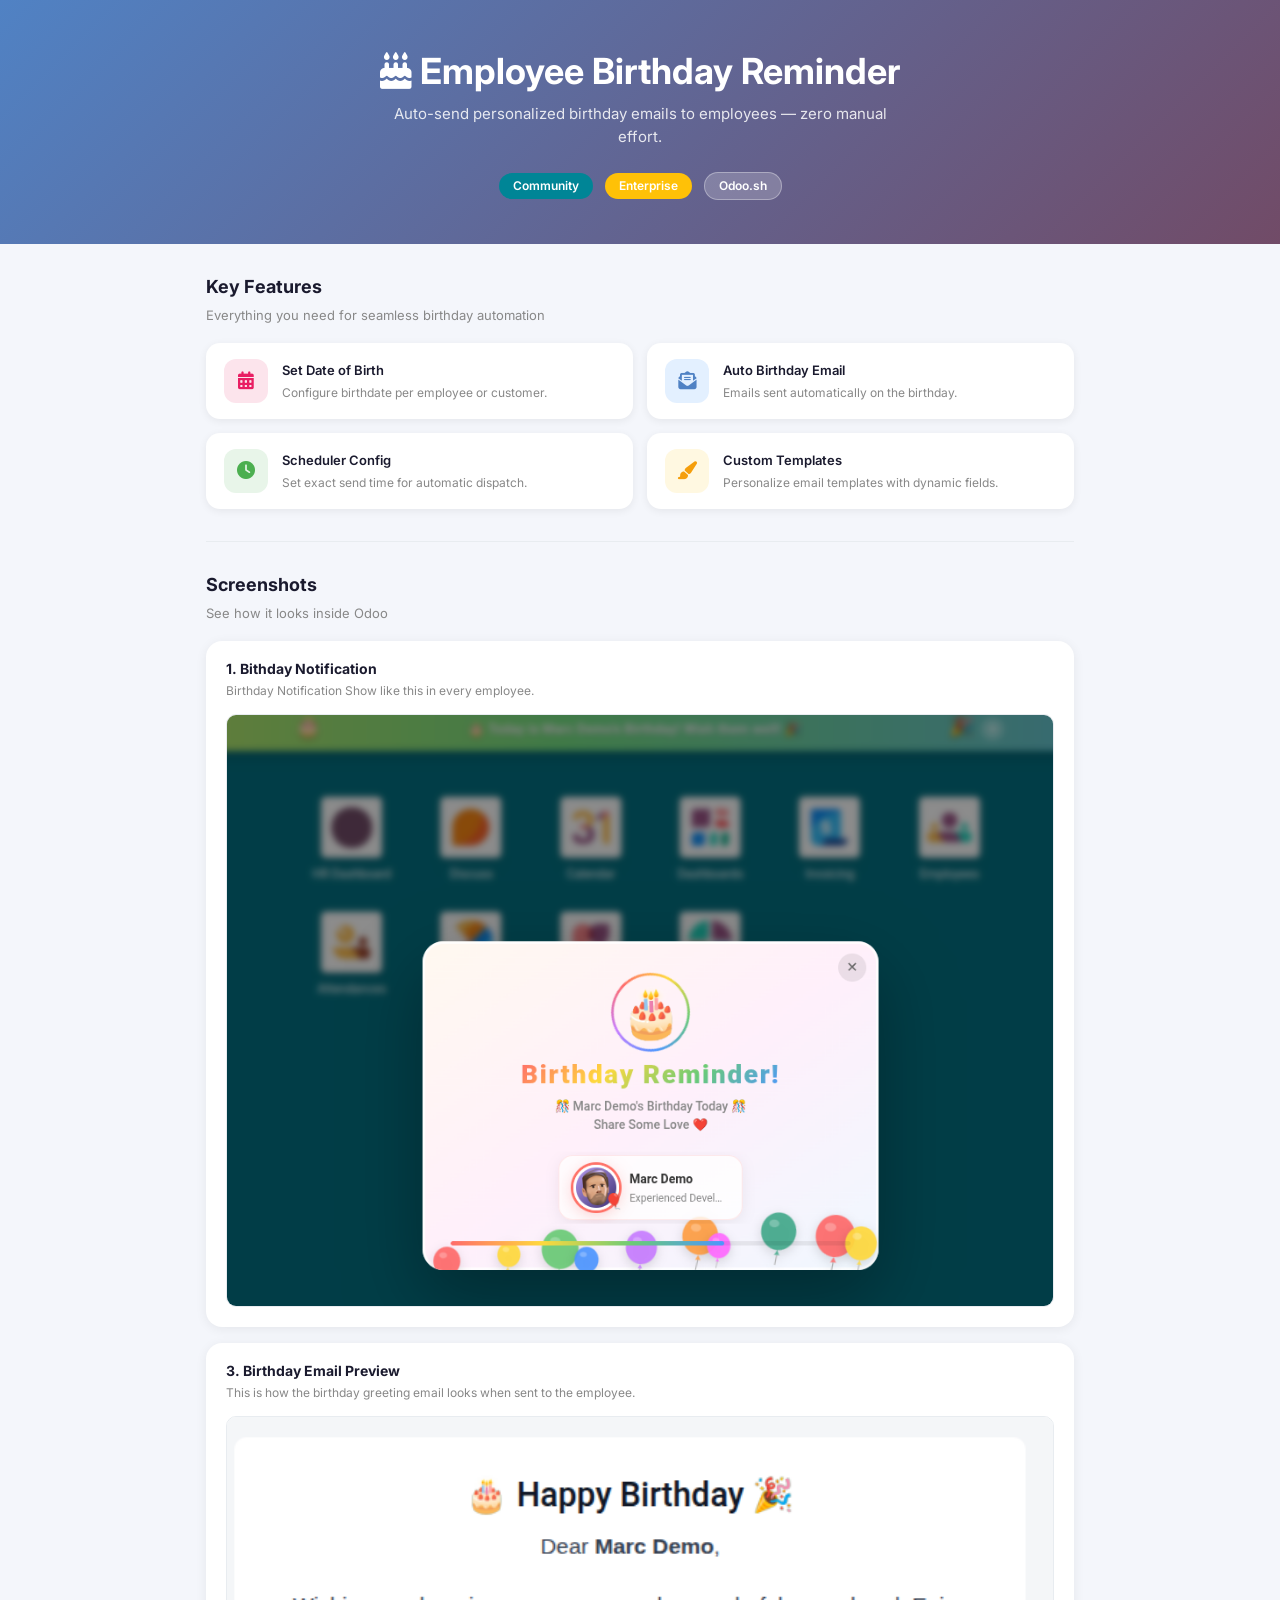
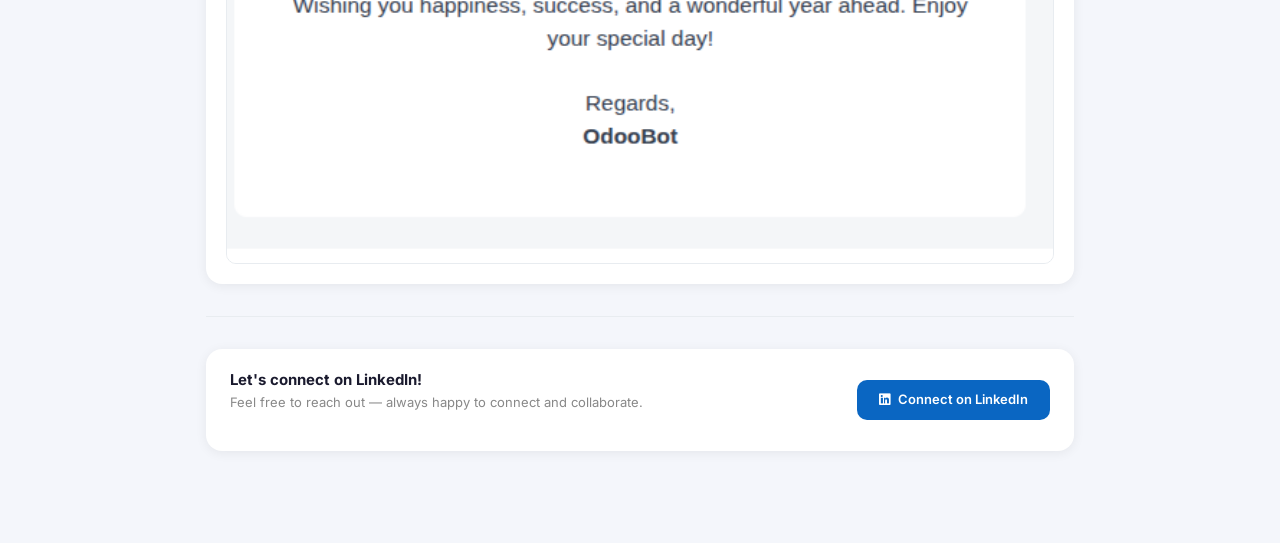
<file: static/index.html>
<!doctype html>
<html lang="en">
<head>
  <meta charset="utf-8">
  <meta name="viewport" content="width=device-width, initial-scale=1">
  <link href="https://cdn.jsdelivr.net/npm/bootstrap@5.0.2/dist/css/bootstrap.min.css" rel="stylesheet">
  <link href="https://fonts.googleapis.com/css2?family=Inter:wght@400;500;600;700&display=swap" rel="stylesheet">
  <link rel="stylesheet" href="https://cdnjs.cloudflare.com/ajax/libs/font-awesome/6.5.0/css/all.min.css">
  <script src="https://cdnjs.cloudflare.com/ajax/libs/twitter-bootstrap/5.1.1/js/bootstrap.min.js"></script>
  <title>Employee Birthday Reminder</title>
  <style>
    * { box-sizing: border-box; margin: 0; padding: 0; }
    body { font-family: 'Inter', sans-serif; background: #f4f6fb; }

    .topnav {
      background: #fff; padding: 14px 30px;
      display: flex; align-items: center; justify-content: space-between;
      border-bottom: 1px solid #e8ecf0; position: sticky; top: 0; z-index: 100;
    }
    .topnav .brand { font-size: 18px; font-weight: 700; color: #5082c4; display: flex; align-items: center; gap: 8px; }
    .topnav .brand i { color: #E91E63; }
    .topnav .nav-links a { font-size: 13px; color: #555; text-decoration: none; margin-left: 20px; }
    .topnav .nav-links a:hover { color: #5082c4; }

    .hero {
      background: linear-gradient(135deg, #5082c4 0%, #714B67 100%);
      color: #fff; padding: 50px 30px 40px; text-align: center;
    }
    .hero h1 { font-size: clamp(22px, 4vw, 36px); font-weight: 700; margin-bottom: 10px; }
    .hero p { font-size: 15px; opacity: 0.85; max-width: 520px; margin: 0 auto 20px; }
    .hero .badges span {
      display: inline-block; margin: 4px;
      padding: 4px 14px; border-radius: 20px; font-size: 12px; font-weight: 600;
    }
    .badge-community { background: #008596; color: #fff; }
    .badge-enterprise { background: #FFC107; color: #fff; }
    .badge-sh { background: #fff3; color: #fff; border: 1px solid #fff5; }

    .main { max-width: 900px; margin: 32px auto; padding: 0 16px 60px; }
    .section-head { margin-bottom: 18px; }
    .section-head h4 { font-size: 18px; font-weight: 700; color: #1a1a2e; }
    .section-head p { font-size: 13px; color: #888; margin-top: 4px; }

    .two-col { display: grid; grid-template-columns: 1fr 1fr; gap: 14px; margin-bottom: 32px; }
    @media(max-width:600px){ .two-col { grid-template-columns: 1fr; } }

    .feature-pill {
      background: #fff; border-radius: 14px; padding: 16px 18px;
      box-shadow: 0 2px 8px #0001; display: flex; align-items: center; gap: 14px;
    }
    .pill-icon {
      width: 44px; height: 44px; border-radius: 12px; flex-shrink: 0;
      display: flex; align-items: center; justify-content: center; font-size: 18px;
    }
    .pill-icon.pink  { background: #fce4ec; color: #E91E63; }
    .pill-icon.blue  { background: #e3f0ff; color: #5082c4; }
    .pill-icon.green { background: #e8f5e9; color: #4CAF50; }
    .pill-icon.amber { background: #fff8e1; color: #f59e0b; }
    .pill-title { font-size: 13px; font-weight: 600; color: #1a1a2e; }
    .pill-desc  { font-size: 12px; color: #888; margin-top: 3px; }

    /* SCREENSHOTS */
    .screenshot-card {
      background: #fff; border-radius: 16px; padding: 20px;
      box-shadow: 0 2px 12px #0001; margin-bottom: 16px;
    }
    .screenshot-card h6 { font-size: 14px; font-weight: 700; color: #1a1a2e; margin-bottom: 4px; }
    .screenshot-card .sc-desc { font-size: 12px; color: #888; margin-bottom: 14px; }
    .screenshot-card img { width: 100%; border-radius: 10px; border: 1px solid #e8ecf0; display: block; }
    .screenshot-placeholder {
      width: 100%; height: 180px; border-radius: 10px;
      border: 2px dashed #d0d7e3; background: #f8f9fc;
      display: flex; flex-direction: column; align-items: center; justify-content: center;
      color: #aaa; font-size: 13px; gap: 8px;
    }
    .screenshot-placeholder i { font-size: 28px; color: #c8d2e0; }
    .screenshot-placeholder code { font-size: 12px; background: #eef0f5; padding: 2px 6px; border-radius: 4px; color: #5082c4; }

    /* EMPLOYEE CARDS */
    .emp-grid { display: grid; grid-template-columns: 1fr; gap: 12px; }
    .emp-card {
      background: #fff; border-radius: 16px; padding: 16px;
      box-shadow: 0 2px 10px #0001; cursor: pointer;
      border: 2px solid transparent; transition: border-color 0.2s, transform 0.15s;
    }
    .emp-card:hover { transform: translateY(-2px); border-color: #5082c420; }
    .emp-card.selected { border-color: #5082c4; background: #f0f5ff; }
    .emp-top { display: flex; align-items: center; gap: 12px; margin-bottom: 12px; }
    .avatar {
      width: 44px; height: 44px; border-radius: 50%;
      display: flex; align-items: center; justify-content: center;
      font-weight: 700; font-size: 15px; flex-shrink: 0;
    }
    .av-pink   { background: #fce4ec; color: #E91E63; }
    .av-blue   { background: #e3f0ff; color: #5082c4; }
    .av-teal   { background: #e0f5ee; color: #009688; }
    .av-amber  { background: #fff8e1; color: #f59e0b; }
    .av-purple { background: #f3e5f5; color: #9c27b0; }
    .av-coral  { background: #fbe9e7; color: #ff5722; }
    .emp-name { font-weight: 600; font-size: 14px; color: #1a1a2e; }
    .emp-role { font-size: 12px; color: #888; }
    .emp-footer { display: flex; justify-content: space-between; align-items: center; }
    .emp-dept { font-size: 11px; color: #aaa; }
    .bday-chip { font-size: 11px; font-weight: 600; padding: 3px 10px; border-radius: 20px; }
    .chip-today { background: #e8f5e9; color: #2e7d32; }
    .chip-soon  { background: #fff8e1; color: #e65100; }
    .chip-later { background: #f5f5f5; color: #888; }

    /* EMAIL BOX */
    .email-box {
      background: #fff; border-radius: 16px; padding: 22px;
      box-shadow: 0 2px 12px #0001;
    }
    .email-box h5 { font-size: 15px; font-weight: 700; color: #1a1a2e; margin-bottom: 16px; display: flex; align-items: center; gap: 8px; }
    .email-box h5 i { color: #5082c4; }
    .field-row { margin-bottom: 12px; }
    .field-label { font-size: 11px; font-weight: 600; color: #999; text-transform: uppercase; letter-spacing: 0.05em; margin-bottom: 4px; }
    .field-val {
      background: #f8f9fc; border: 1px solid #e8ecf0; border-radius: 10px;
      padding: 9px 12px; font-size: 13px; color: #333; width: 100%;
    }
    textarea.field-val { resize: none; min-height: 130px; line-height: 1.6; font-family: 'Inter', sans-serif; }
    .btn-row { display: flex; gap: 8px; margin-top: 14px; flex-wrap: wrap; }
    .btn-send {
      background: #5082c4; color: #fff; border: none;
      padding: 9px 22px; border-radius: 10px; font-size: 13px; font-weight: 600;
      cursor: pointer; transition: background 0.2s;
    }
    .btn-send:hover { background: #3a6ab0; }
    .btn-outline {
      background: transparent; color: #5082c4; border: 1.5px solid #5082c4;
      padding: 9px 18px; border-radius: 10px; font-size: 13px; font-weight: 600;
      cursor: pointer;
    }
    .btn-outline:hover { background: #f0f5ff; }
    .btn-ghost {
      background: transparent; color: #aaa; border: 1.5px solid #e8ecf0;
      padding: 9px 18px; border-radius: 10px; font-size: 13px; cursor: pointer;
    }
    .btn-ghost:hover { background: #f5f5f5; }

    /* LINKEDIN */
    .linkedin-strip {
      background: #fff; border-radius: 16px; padding: 22px 24px;
      box-shadow: 0 2px 12px #0001; display: flex; align-items: center;
      justify-content: space-between; flex-wrap: wrap; gap: 14px; margin-top: 32px;
    }
    .linkedin-strip .li-text h5 { font-size: 15px; font-weight: 700; color: #1a1a2e; margin-bottom: 4px; }
    .linkedin-strip .li-text p  { font-size: 13px; color: #888; }
    .btn-linkedin {
      background: #0A66C2; color: #fff !important; border: none;
      padding: 10px 22px; border-radius: 10px; font-size: 13px; font-weight: 600;
      text-decoration: none !important; display: inline-flex; align-items: center; gap: 8px;
      transition: background 0.2s;
    }
    .btn-linkedin:hover { background: #084d92; }

    .toast-msg {
      position: fixed; bottom: 24px; left: 50%; transform: translateX(-50%);
      background: #2e7d32; color: #fff; padding: 10px 22px;
      border-radius: 20px; font-size: 13px; font-weight: 600;
      opacity: 0; pointer-events: none; transition: opacity 0.3s; z-index: 999;
    }
    .toast-msg.show { opacity: 1; }

    .divider { height: 1px; background: #e8ecf0; margin: 32px 0; }
  </style>
</head>
<body>

<!-- NAV -->
<!-- <div class="topnav">
  <div class="brand"><i class="fa fa-birthday-cake"></i> BirthdayReminder</div>
  <div class="nav-links">
    <a href="#">Dashboard</a>
    <a href="#">Employees</a>
    <a href="#">Settings</a>
  </div>
</div> -->

<!-- HERO -->
<div class="hero">
  <h1><i class="fa fa-birthday-cake me-2"></i>Employee Birthday Reminder</h1>
  <p>Auto-send personalized birthday emails to employees — zero manual effort.</p>
  <div class="badges">
    <span class="badge-community">Community</span>
    <span class="badge-enterprise">Enterprise</span>
    <span class="badge-sh">Odoo.sh</span>
  </div>
</div>

<div class="main">

  <!-- FEATURES -->
  <div class="section-head"><h4>Key Features</h4><p>Everything you need for seamless birthday automation</p></div>
  <div class="two-col">
    <div class="feature-pill">
      <div class="pill-icon pink"><i class="fa fa-calendar-alt"></i></div>
      <div><div class="pill-title">Set Date of Birth</div><div class="pill-desc">Configure birthdate per employee or customer.</div></div>
    </div>
    <div class="feature-pill">
      <div class="pill-icon blue"><i class="fa fa-envelope-open-text"></i></div>
      <div><div class="pill-title">Auto Birthday Email</div><div class="pill-desc">Emails sent automatically on the birthday.</div></div>
    </div>
    <div class="feature-pill">
      <div class="pill-icon green"><i class="fa fa-clock"></i></div>
      <div><div class="pill-title">Scheduler Config</div><div class="pill-desc">Set exact send time for automatic dispatch.</div></div>
    </div>
    <div class="feature-pill">
      <div class="pill-icon amber"><i class="fa fa-paint-brush"></i></div>
      <div><div class="pill-title">Custom Templates</div><div class="pill-desc">Personalize email templates with dynamic fields.</div></div>
    </div>
  </div>

  <div class="divider"></div>

  <!-- SCREENSHOTS -->
  <div class="section-head"><h4>Screenshots</h4><p>See how it looks inside Odoo</p></div>

  <div class="screenshot-card">
    <h6>1. Bithday Notification</h6>
    <div class="sc-desc">Birthday Notification Show like this in every employee.</div>

    <img src="birthday.png" alt="Set Date of Birth"
      onerror="this.style.display='none';this.nextElementSibling.style.display='flex';">
    <div class="screenshot-placeholder" style="display:none;">
      <i class="fa fa-image"></i>
      
    </div>
  </div>


  <div class="screenshot-card">
    <h6>3. Birthday Email Preview</h6>
    <div class="sc-desc">This is how the birthday greeting email looks when sent to the employee.</div>
    <img src="image.png" alt="Email Preview"
      onerror="this.style.display='none';this.nextElementSibling.style.display='flex';">
    <div class="screenshot-placeholder" style="display:none;">
      <i class="fa fa-image"></i>
     
    </div>
  </div>

  <div class="divider"></div>


  <!-- LINKEDIN -->
  <div class="linkedin-strip">
    <div class="li-text">
      <h5>Let's connect on LinkedIn!</h5>
      <p>Feel free to reach out — always happy to connect and collaborate.</p>
    </div>
    <!-- Replace YOUR_LINKEDIN_URL with your actual LinkedIn profile URL -->
    <a class="btn-linkedin" href="https://www.linkedin.com/in/mausam-gurung-848527232/" target="_blank">
      <i class="fab fa-linkedin"></i> Connect on LinkedIn
    </a>
  </div>

</div>

<div class="toast-msg" id="toast"></div>

<script>
const employees = [

];
const chipMap = {today:{cls:"chip-today",lbl:"🎂 Today"},soon:{cls:"chip-soon",lbl:"Soon"},later:{cls:"chip-later",lbl:""}};
let sel = null;

document.getElementById('empGrid').innerHTML = employees.map(e=>{
  const c = chipMap[e.status];
  return `<div class="emp-card" id="ec-${e.id}" onclick="pick(${e.id})">
    <div class="emp-top">
      <div class="avatar ${e.av}">${e.initials}</div>
      <div><div class="emp-name">${e.name}</div><div class="emp-role">${e.role}</div></div>
    </div>
    <div class="emp-footer">
      <span class="emp-dept">${e.dept} · ${e.bday}</span>
      <span class="bday-chip ${c.cls}">${c.lbl||e.bday}</span>
    </div>
  </div>`;
}).join('');

function pick(id){
  if(sel) document.getElementById('ec-'+sel)?.classList.remove('selected');
  sel=id;
  document.getElementById('ec-'+id)?.classList.add('selected');
  const e=employees.find(x=>x.id===id);
  document.getElementById('fTo').textContent=`${e.name} <${e.email}>`;
  document.getElementById('fSubj').textContent=`Happy Birthday, ${e.name.split(' ')[0]}! 🎂`;
  document.getElementById('fBody').value=`Hi ${e.name.split(' ')[0]},\n\nWishing you a very Happy Birthday from the entire team! 🎉\n\nThank you for your amazing contributions as our ${e.role}. We're grateful to have you in our ${e.dept} team.\n\nHope your day is filled with joy and celebration!\n\nWarm regards,\nHR Team`;
}
function sendEmail(){
  if(!sel){toast("Please select an employee first.");return;}
  toast("Email sent to "+employees.find(x=>x.id===sel).name+"! 🎉");
}
function copyMsg(){
  if(!sel){toast("Nothing to copy.");return;}
  navigator.clipboard?.writeText(document.getElementById('fBody').value);
  toast("Message copied!");
}
function clearSel(){
  if(sel) document.getElementById('ec-'+sel)?.classList.remove('selected');
  sel=null;
  document.getElementById('fTo').textContent='— select an employee —';
  document.getElementById('fSubj').textContent='—';
  document.getElementById('fBody').value='Select an employee to generate the birthday message.';
}
function toast(msg){
  const t=document.getElementById('toast');
  t.textContent=msg; t.classList.add('show');
  setTimeout(()=>t.classList.remove('show'),2500);
}
</script>
</body>
</html>
</file>
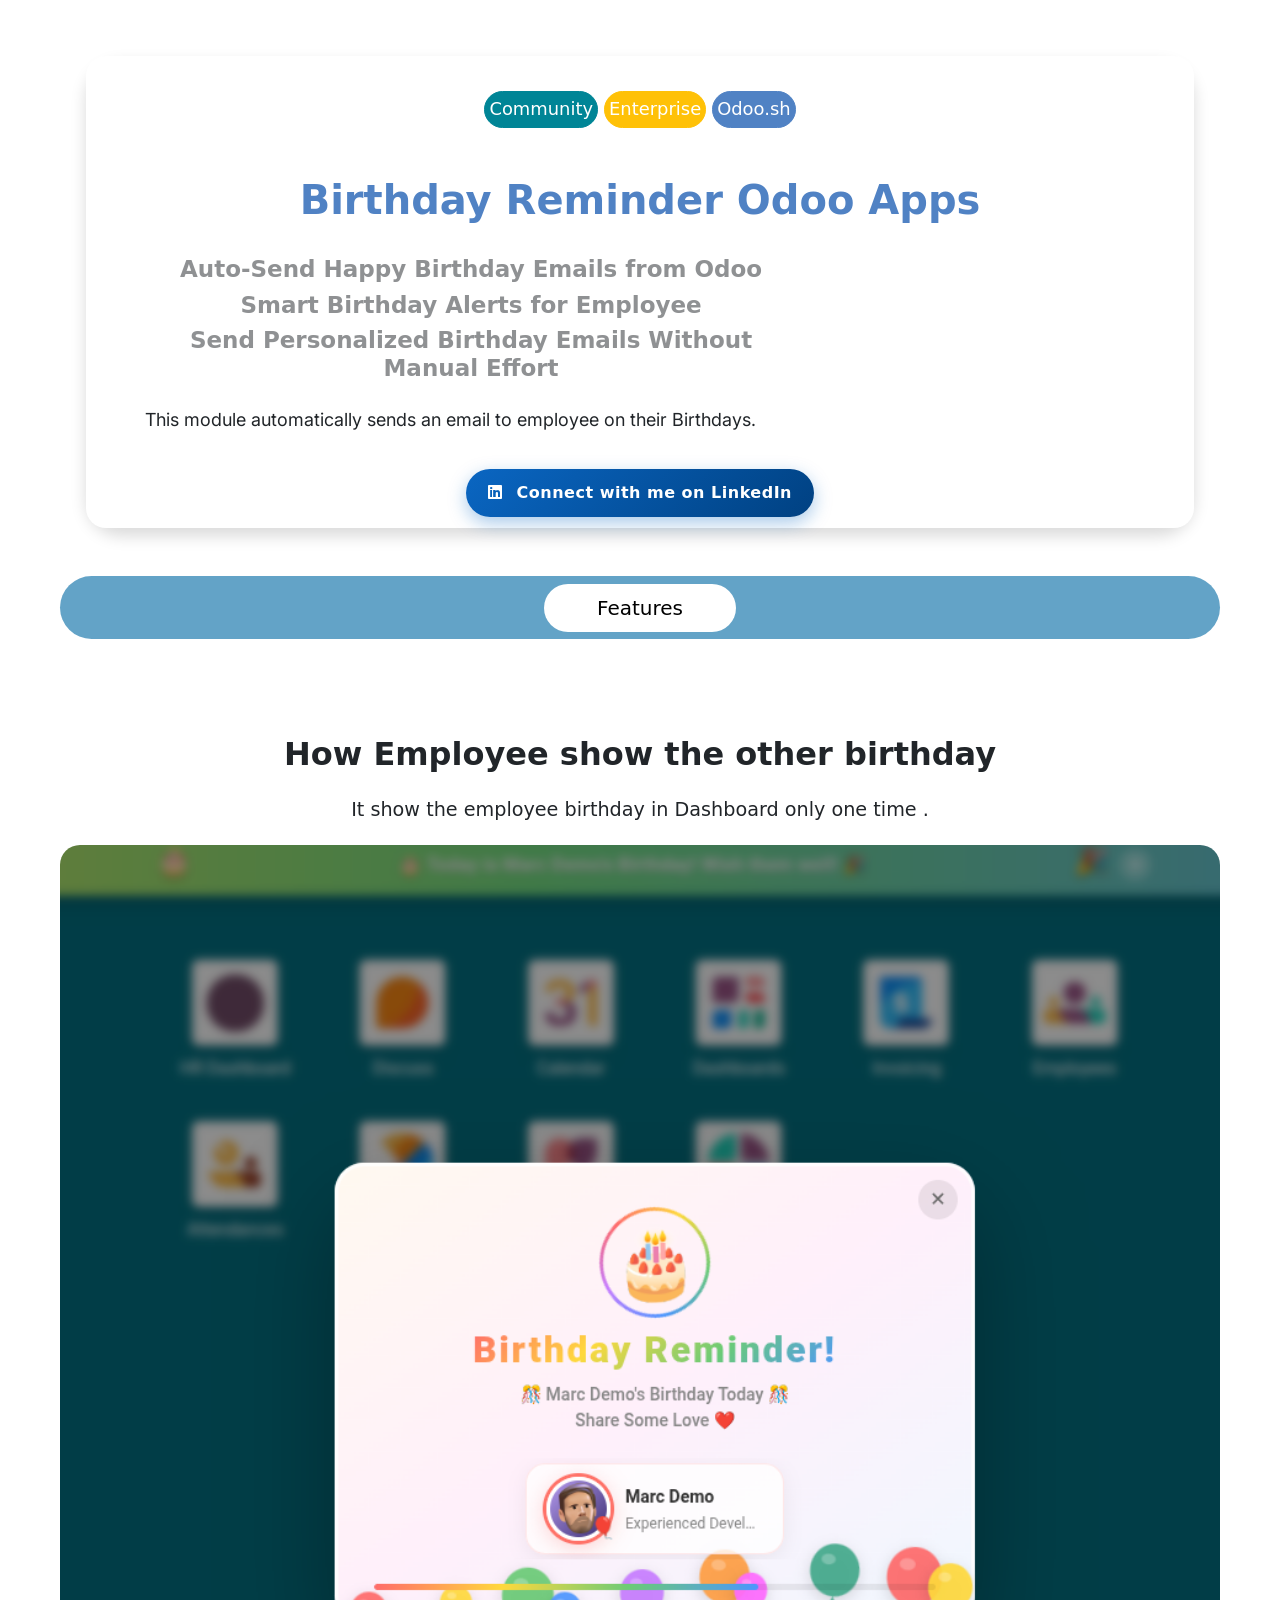
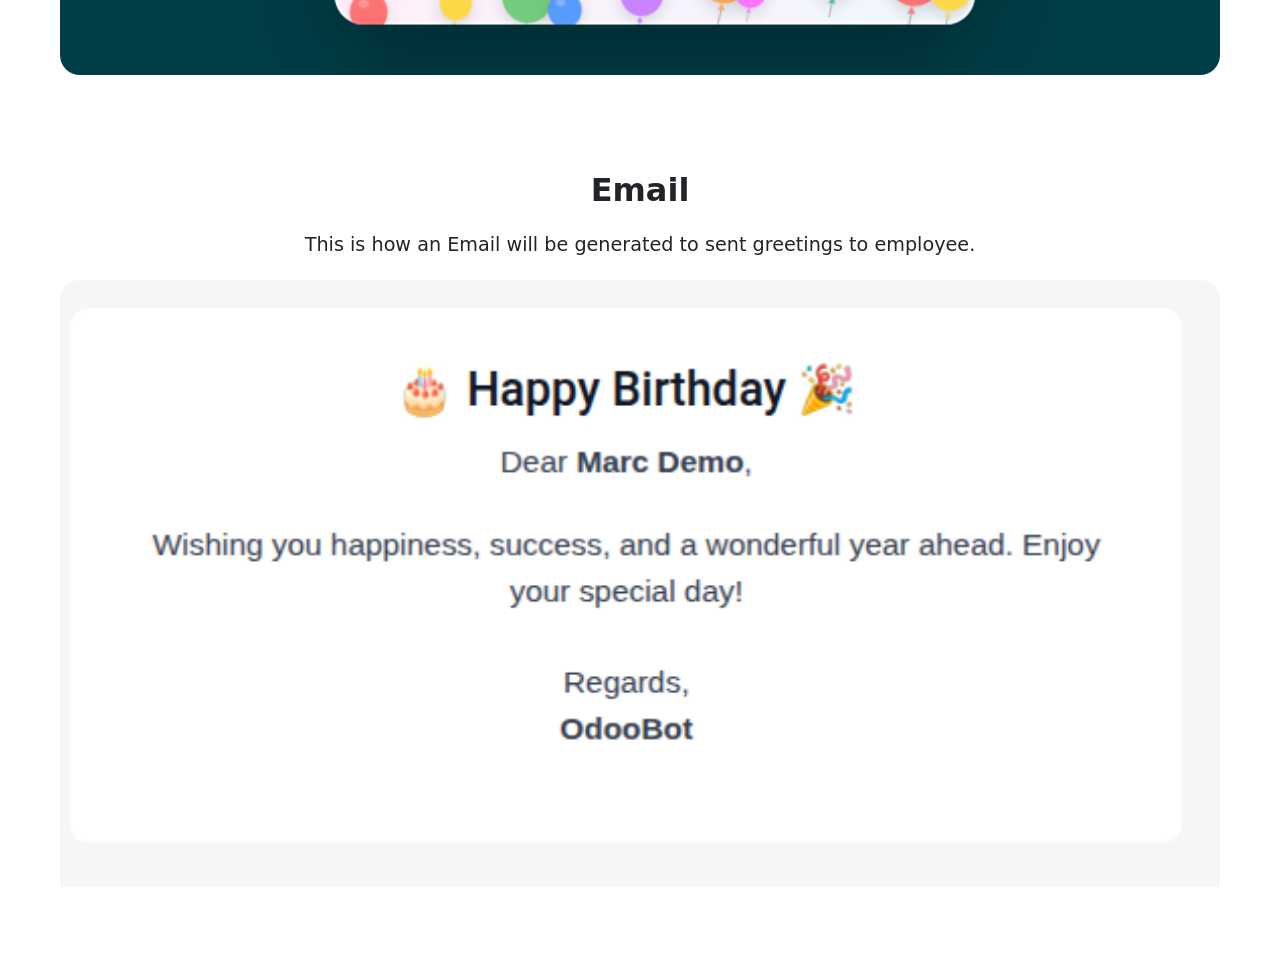
<file: birthday_notification/static/index.html>
<!doctype html>
<html lang="en">
    <head>
        <meta charset="utf-8">
        <meta name="viewport" content="width=device-width, initial-scale=1">
        <link href="https://cdn.jsdelivr.net/npm/bootstrap@5.0.2/dist/css/bootstrap.min.css" rel="stylesheet" integrity="sha384-EVSTQN3/azprG1Anm3QDgpJLIm9Nao0Yz1ztcQTwFspd3yD65VohhpuuCOmLASjC" crossorigin="anonymous">
        <link href='https://fonts.googleapis.com/css?family=Inter' rel='stylesheet'>
        <link rel="stylesheet" href="https://cdnjs.cloudflare.com/ajax/libs/font-awesome/6.5.0/css/all.min.css" integrity="sha512-..." crossorigin="anonymous" referrerpolicy="no-referrer"/>
        <script type="text/javascript" src="https://cdnjs.cloudflare.com/ajax/libs/twitter-bootstrap/5.1.1/js/bootstrap.min.js"></script>
    </head>
    <body>
        <section>
            <div class="bg-white mt-4">
                <div class="position-relative overflow-hidden" style="border-radius:20px;">
                    <div class="row position-relative pt-lg-3 pb-lg-3 px-lg-5 p-md-4 d-flex w-100 gx-0">
                        <section class="bg-transparent">
                            <div class="container mt-3 px-3">
                                <div class="row shadow gx-0" style="border-radius: 35px;">
                                    <div style="border-radius: 20px; padding: 1%; background-color:#fff;">

                                        <div class="mt-lg-4 text-center">
                                            <div class="row px-lg-5 px-2">
                                                <div class="col-12 pb-lg-5 pb-3 d-flex justify-content-center">
                                                    <div class="d-flex justify-content-center" style="width: 45%;">
                                                        <div class="text-center p-1" style="border:1px solid #008596; font-size: 1.4vw; color:#fff; margin:0 3px; border-radius: 20px; background-color: #008596;">
                                                            <span>Community</span>
                                                        </div>
                                                        <div class="text-center p-1" style="border:1px solid #FFC107; font-size: 1.4vw; color:#fff; margin:0 3px; border-radius: 20px; background-color: #FFC107;">
                                                            <span>Enterprise</span>
                                                        </div>
                                                        <div class="text-center p-1" style="border:1px solid #5082c4; font-size: 1.4vw; color:#fff; margin: 0 3px; border-radius: 20px; background-color: #5082c4;">
                                                            <span>Odoo.sh</span>
                                                        </div>
                                                    </div>
                                                </div>
                                                <div class="col-12">
                                                    <h1 class="text-center mb-4" style="font-size: clamp(14px, 6vw, 40px); color: #5082c4; font-weight: bold;">
                                                        Birthday Reminder Odoo Apps
                                                    </h1>
                                                </div>
                                                <div class="row gx-0 pb-3">
                                                    <div class="col-lg-8 col-12 align-content-center">
                                                        <div>
                                                            <h2 class="m-2 opacity-50" style="font-size: clamp(14px, 4vw, 23px);"><b>
                                                                
                                                                Auto-Send Happy Birthday Emails from Odoo
                                                            </b></h2>
                                                            <h2 class="m-2 opacity-50" style="font-size: clamp(14px, 4vw, 23px);"><b>
                                                                Smart Birthday Alerts for Employee
                                                            </b></h2>
                                                            <h3 class="m-2 opacity-50" style="font-size: clamp(14px, 4vw, 23px);"><b>
                                                                 Send Personalized Birthday Emails Without Manual Effort
                                                            </b></h3>
                                                        </div>
                                                    </div>
                                                </div>
                                                <p style="font-family:Inter; font-weight:normal; font-size:18px; text-align: left;">
                                                     This module automatically sends an email to employee on their Birthdays.
                                                </p>

                                                    <div style="margin-top:20px; text-align:center;">
                                                        
                                                        <a href="https://www.linkedin.com/in/mausam-gurung-848527232/" target="_blank"
                                                          style="
                                                            display:inline-block;
                                                            text-decoration:none;
                                                            background:linear-gradient(135deg,#0A66C2,#004182);
                                                            color:#ffffff;
                                                            padding:12px 22px;
                                                            border-radius:30px;
                                                            font-size:16px;
                                                            font-weight:600;
                                                            letter-spacing:0.5px;
                                                            box-shadow:0 6px 18px rgba(10,102,194,0.35);
                                                            transition:all 0.3s ease;
                                                          "
                                                          onmouseover="this.style.transform='translateY(-3px)'; this.style.boxShadow='0 10px 25px rgba(0,0,0,0.2)';"
                                                          onmouseout="this.style.transform='translateY(0px)'; this.style.boxShadow='0 6px 18px rgba(10,102,194,0.35)';"
                                                        >
                                                            <i class="fab fa-linkedin" style="margin-right:8px;"></i>
                                                            Connect with me on LinkedIn
                                                        </a>

                                                    </div>
                                            </div>
                                        </div>
                                    </div>
                                </div>
                            </div>
                        </section>

                        <!-- Menu Bar -->
                        <section class="container mt-5 bg-transparent text-center">
                            <ul role="tablist" class="nav nav-tabs justify-content-around p-2 align-items-center" data-tabs="tabs" style="border:none; background-color: #3f8ebacf; border-radius: 35px; margin:0 auto;">
                                <li class="nav-item" style="width: max(100px, 15vw);">
                                    <a href="#feature_tab" data-bs-toggle="tab" aria-expanded="true" class="show nav-link active" style="font-size: clamp(14px, 4vw, 20px); border-radius:25px; color:#000; border:1px solid transparent">Features</a>
                                </li>
                            </ul>

                            <div class="tab-content">
                                <!-- Features -->
                                <div id="feature_tab" class="tab-pane active">

                                  

                                    <div class="row text-dark mt-5">
                                        <!-- 1 -->
                                        <div class="col-12 mt-5">
                                            <div>
                                                <h2>
                                                    <b>How Employee show the other birthday</b>
                                                </h2>
                                                <p class="mt-4 h4" style="font-size: larger; font-weight: 300;">
                                                     It show the employee birthday in Dashboard only one time .
                                                </p>
                                            </div>
                                        </div>
                                        <div class="col-12 mt-3 mb-5 d-flex justify-content-center">
                                            <img class="w-100 p-lg-0 p-3" src="birthday.png" style="border-radius: 20px;">
                                        </div>
                                        <hr class="d-lg-none">

  

                                         <div class="col-12 mt-5">
                                            <div>
                                                <h2>
                                                    <b>Email</b>
                                                </h2>
                                                <p class="mt-4 h4" style="font-size: larger; font-weight: 300;">
                                                    This is how an Email will be generated to sent greetings to employee.
                                                </p>
                                            </div>
                                        </div>
                                        <div class="col-12 mt-3 mb-5 d-flex justify-content-center">
                                            <img src="image.png" class="w-100 p-lg-0 p-3" style="border-radius: 20px;">
                                        </div>
                                        <hr class="d-lg-none">
                                    

                                    </div>
                                </div>
                            </div>
                        </section>

                    </div>
                </div>
            </div>
        </section>
    </body>
</html>
</file>
